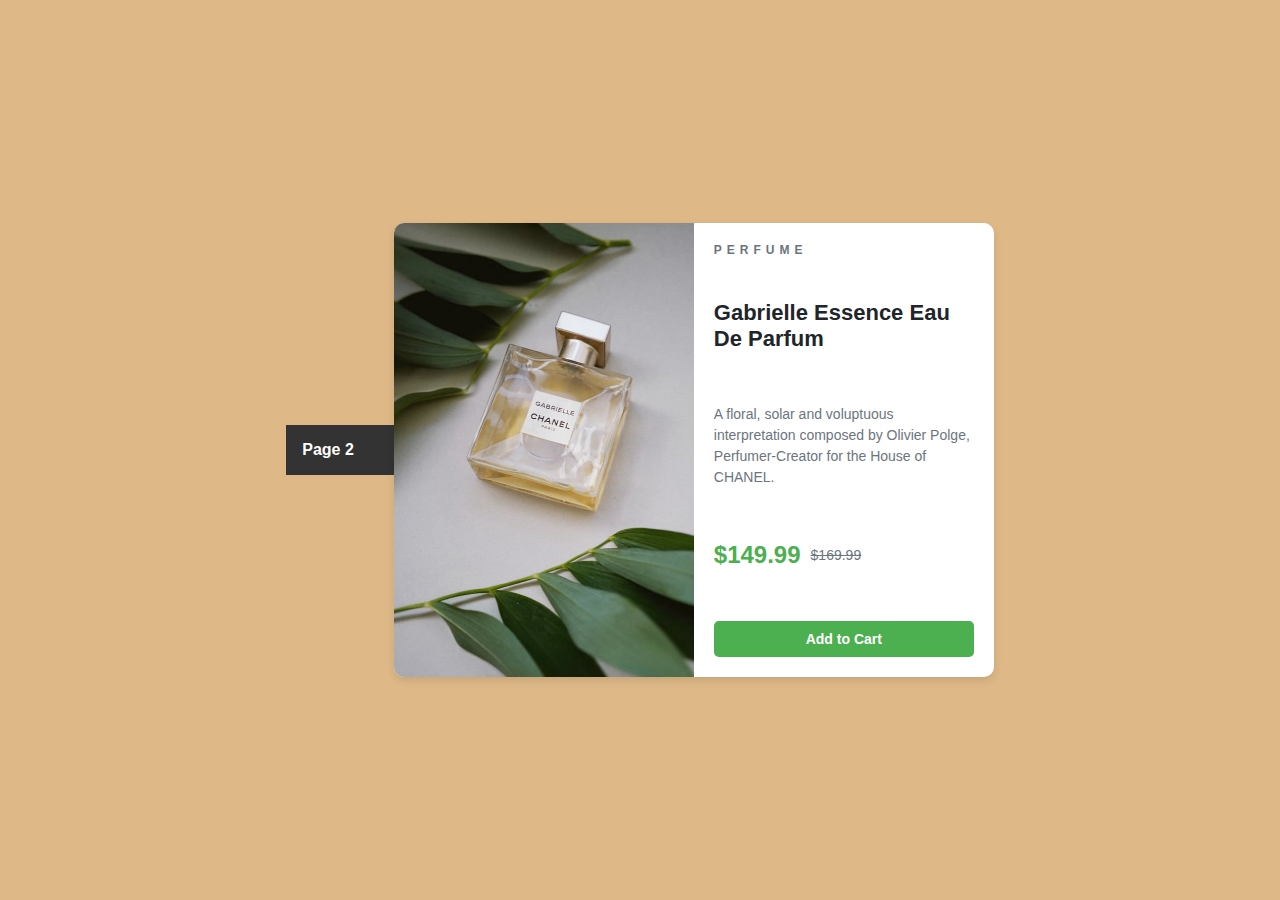
<file: index.html>
<!DOCTYPE html>
<html lang="en">
  <head>
    <meta charset="UTF-8" />
    <meta name="viewport" content="width=device-width, initial-scale=1.0" />
    <link rel="stylesheet" href="index.css" />
    <title>Product Preview Card</title>
  </head>
  <body>
    <nav>
      <ul>
        <li><a href="recipe.html">Page 2</a></li>
      </ul>
    </nav>
    
    <div class="main">
      <div class="image-container">
        <img src="image-product-desktop.jpg" alt="Perfume Image" />
      </div>

      <div class="content">
        <p class="header">PERFUME</p>
        <h1>Gabrielle Essence Eau De Parfum</h1>
        <p class="scent-description">
          A floral, solar and voluptuous interpretation composed by Olivier
          Polge, Perfumer-Creator for the House of CHANEL.
        </p>
        <div class="price-tag">
          <span class="new-price">$149.99</span>
          <span class="old-price">$169.99</span>
        </div>
        <button class="btn">
           Add to Cart
        </button>
      </div>
    </div>
  </body>
</html>
</file>
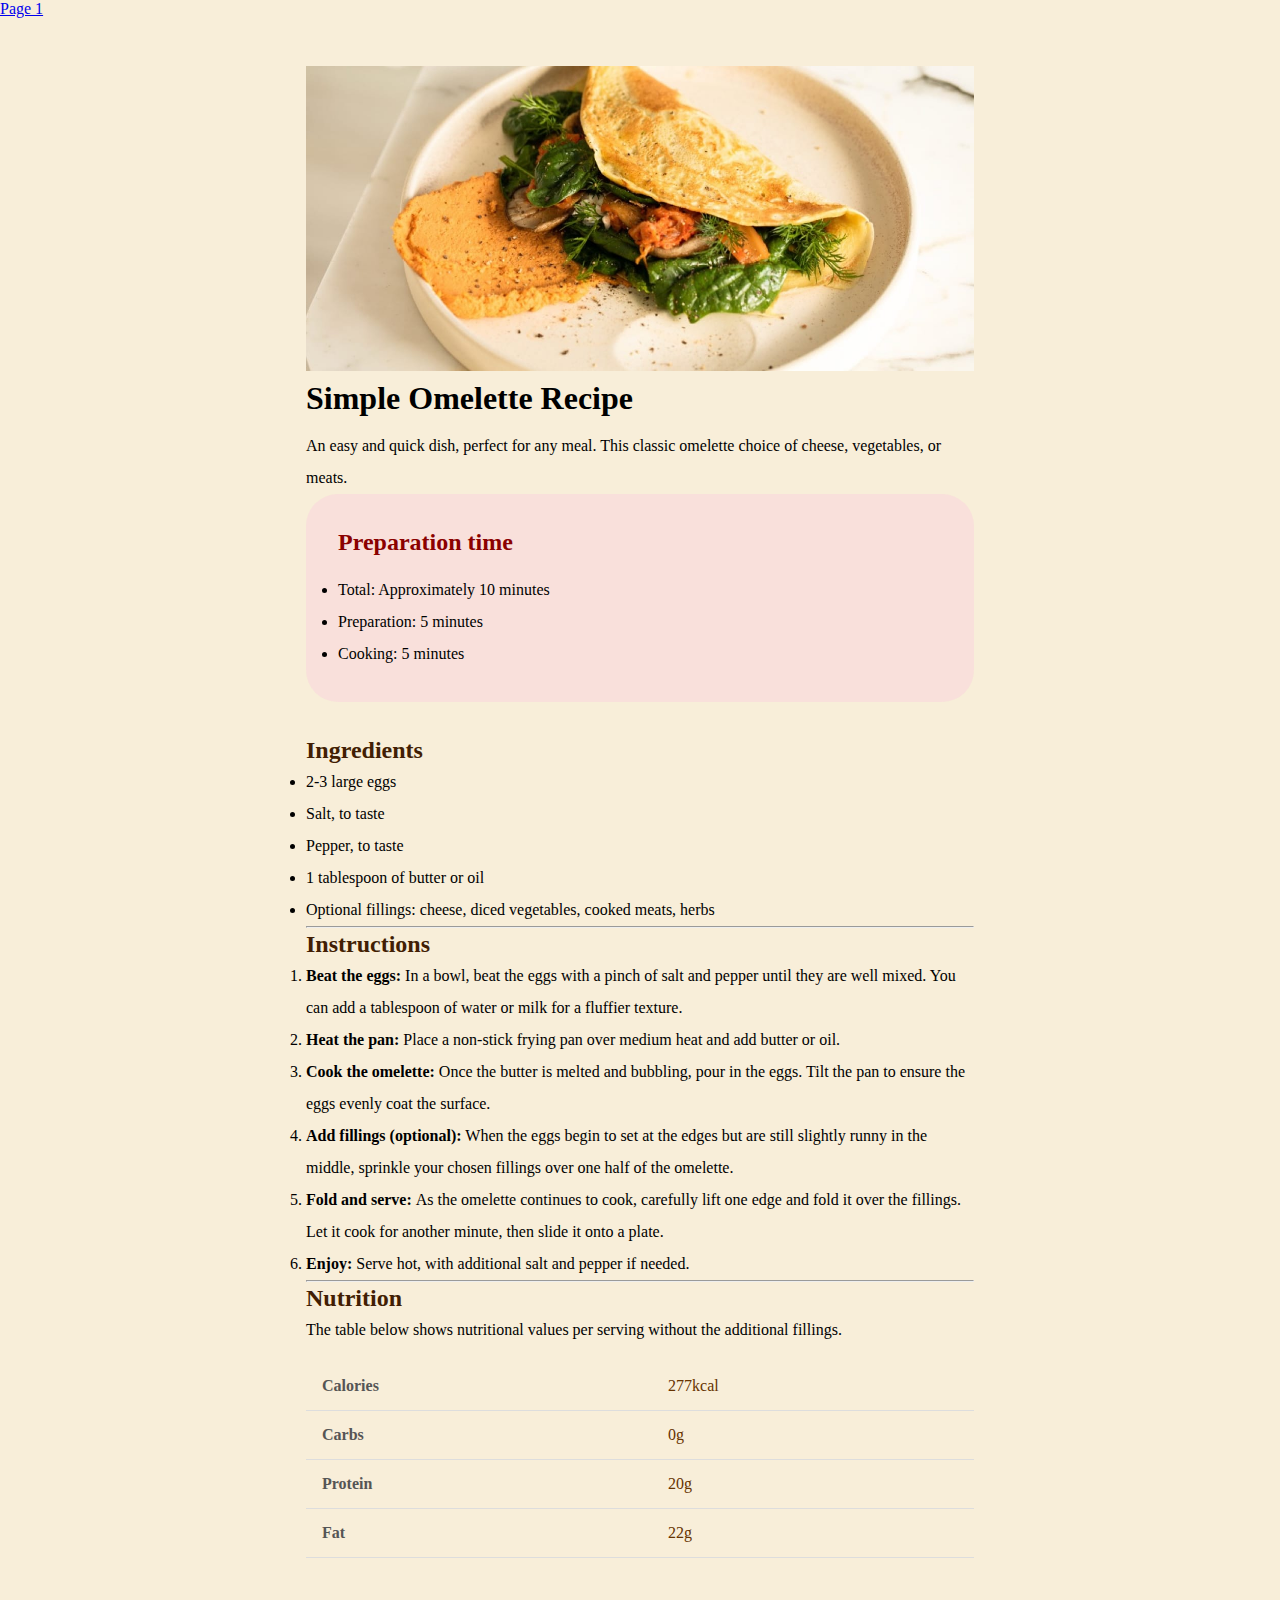
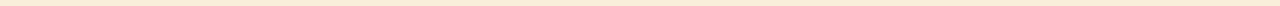
<file: recipe.html>
<!DOCTYPE html>
<html lang="en">
  <head>
    <meta charset="UTF-8" />
    <meta name="viewport" content="width=device-width, initial-scale=1.0" />
    <title>Frontend Mentor | Recipe page</title>
    <link rel="stylesheet" href="recipe.css" />
  </head>
  <body>
    <nav>
      <ul>
        <li><a href="index.html">Page 1</a></li>
      </ul>
    </nav>

    <section class="main-container">
      <div class="omelette">
        <img src="image-omelette.jpeg" alt="Omelette Image" />
      </div>

      <h1>Simple Omelette Recipe</h1>

      <p>
        An easy and quick dish, perfect for any meal. This classic omelette
        choice of cheese, vegetables, or meats.
      </p>
      <div class="prep-time">
        <h2>Preparation time</h2>
        <ul>
          <li>Total: Approximately 10 minutes</li>
          <li>Preparation: 5 minutes</li>
          <li>Cooking: 5 minutes</li>
        </ul>
      </div>
      <div class="ingredients">
        <h2>Ingredients</h2>
        <ul>
          <li>2-3 large eggs</li>
          <li>Salt, to taste</li>
          <li>Pepper, to taste</li>
          <li>1 tablespoon of butter or oil</li>
          <li>
            Optional fillings: cheese, diced vegetables, cooked meats, herbs
          </li>
        </ul>
      </div>
      <hr />
      <div class="steps">
        <h2>Instructions</h2>
        <ol>
          <li>
            <strong>Beat the eggs:</strong> In a bowl, beat the eggs with a
            pinch of salt and pepper until they are well mixed. You can add a
            tablespoon of water or milk for a fluffier texture.
          </li>
          <li>
            <strong>Heat the pan:</strong> Place a non-stick frying pan over
            medium heat and add butter or oil.
          </li>
          <li>
            <strong>Cook the omelette:</strong> Once the butter is melted and
            bubbling, pour in the eggs. Tilt the pan to ensure the eggs evenly
            coat the surface.
          </li>
          <li>
            <strong>Add fillings (optional):</strong> When the eggs begin to set
            at the edges but are still slightly runny in the middle, sprinkle
            your chosen fillings over one half of the omelette.
          </li>
          <li>
            <strong>Fold and serve: </strong>As the omelette continues to cook,
            carefully lift one edge and fold it over the fillings. Let it cook
            for another minute, then slide it onto a plate.
          </li>
          <li>
            <strong>Enjoy:</strong> Serve hot, with additional salt and pepper
            if needed.
          </li>
        </ol>
      </div>
      <hr />
      <div class="nutrient">
        <h2>Nutrition</h2>
        <p>
          The table below shows nutritional values per serving without the
          additional fillings.
        </p>
        <table>
          <tr>
            <th>Calories</th>
            <td>277kcal</td>
          </tr>
          <tr>
            <th>Carbs</th>
            <td>0g</td>
          </tr>
          <tr>
            <th>Protein</th>
            <td>20g</td>
          </tr>
          <tr>
            <th>Fat</th>
            <td>22g</td>
          </tr>
        </table>
      </div>
    </section>
  </body>
</html>
</file>
<file: index.css>
* {
  margin: 0;
  padding: 0;
  box-sizing: border-box;
}

body {
  font-family: "Arial", sans-serif;
  background-color: burlywood;
  display: flex;
  justify-content: center;
  align-items: center;
  min-height: 100vh;
  padding: 20px;
}

.main {
  display: flex;
  flex-wrap: wrap;
  max-width: 600px;
  background-color: white;
  border-radius: 10px;
  overflow: hidden;
  box-shadow: 0px 4px 8px rgba(0, 0, 0, 0.1);
}

.image-container {
  flex: 1 1 50%;
}

.image-container img {
  width: 100%;
  height: 100%;
  object-fit: cover;
}

.content {
  flex: 1 1 50%;
  padding: 20px;
  display: flex;
  flex-direction: column;
  justify-content: space-between;
}

.header {
  letter-spacing: 5px;
  color: #6c757d;
  font-size: 12px;
  font-weight: bold;
  text-transform: uppercase;
}

h1 {
  font-size: 22px;
  color: #212529;
  margin: 10px 0;
}

.scent-description {
  font-size: 14px;
  color: #6c757d;
  line-height: 1.5;
  margin: 10px 0 20px;
}

.price-tag {
  display: flex;
  align-items: center;
  gap: 10px;
  margin-bottom: 20px;
}

.new-price {
  font-size: 24px;
  color: #4caf50;
  font-weight: bold;
}

.old-price {
  font-size: 14px;
  color: #6c757d;
  text-decoration: line-through;
}

.btn {
  background-color: #4caf50;
  color: white;
  border: none;
  padding: 10px 20px;
  border-radius: 5px;
  font-size: 14px;
  font-weight: bold;
  display: flex;
  align-items: center;
  justify-content: center;
  gap: 10px;
  cursor: pointer;
  transition: background-color 0.3s;
}

.btn:hover {
  background-color: #3b8b40;
}
nav {
  background-color: #333;
  color: white;
  padding: 1rem;
}

nav ul {
  list-style: none;
  display: flex;
  justify-content: flex-start;
}

nav ul li {
  margin-right: 1.5rem;
}

nav ul li a {
  text-decoration: none;
  color: white;
  font-weight: bold;
}

nav ul li a:hover {
  color: #ff6347; 
}

@media (max-width: 768px) {
  .main {
    flex-direction: column;
  }

  .image-container {
    height: 300px;
  }
}
@media (max-width: 480px) {
  .main {
    padding: 10px;
  }

  .image-container {
    height: 200px;
  }

  h1 {
    font-size: 1.5rem;
  }

  .btn {
    width: 100%;
  }
}
</file>
<file: recipe.css>
* {
  margin: 0;
  padding: 0;
  box-sizing: border-box;
}
body {
  display: block;
  font-family: Georgia, "Times New Roman", Times, serif;
  background-color: rgb(248, 238, 217);
}
.main-container {
  max-width: 700px;
  margin: 2rem auto;
  padding: 1rem;
  line-height: 2rem;
}
.omelette img {
  width: 100%;
  height: auto;
}
h1 {
  margin-bottom: 1rem;
  font-size: 2rem;
}

.prep-time {
  background-color: rgba(250, 213, 219, 0.541);
  border: none;
  border-radius: 2rem;
  padding: 2rem;
  margin-bottom: 2rem;
}

.prep-time h2 {
  color: darkred;
  margin-bottom: 1rem;
}
.ingredients h2,
.steps h2,
.nutrient h2 {
  color: rgb(66, 30, 4);
}
.nutrient ul {
  list-style: none;
  padding: 0;
}

.nutrient th,
.nutrient td {
  text-align: left;
  padding: 0.5rem 1rem;
  border-bottom: 1px solid #ddd;
}

.nutrient th {
  font-weight: bold;
  color: #555;
}

.nutrient td {
  color: #663300;
}
.nutrient table {
  width: 100%;
  border-collapse: collapse;
  margin-top: 1rem;
}

@media (max-width: 768px) {
  .main-container {
    max-width: 90%;
    padding: 1rem;
  }

  h1 {
    font-size: 1.8rem;
  }

  .prep-time {
    padding: 1rem;
    margin-bottom: 1.5rem;
  }

  .prep-time h2 {
    font-size: 1.5rem;
  }

  .nutrient table th,
  .nutrient table td {
    font-size: 0.9rem;
    padding: 0.4rem;
  }
}

@media (max-width: 480px) {
  h1 {
    font-size: 1.5rem;
  }

  .prep-time h2,
  .ingredients h2,
  .steps h2,
  .nutrient h2 {
    font-size: 1.2rem;
  }

  .nutrient table {
    width: 100%;
    margin-top: 1rem;
  }

  .nutrient table th,
  .nutrient table td {
    padding: 0.3rem;
  }

  .main-container {
    margin: 0.5rem auto;
    padding: 0.5rem;
  }
}
</file>
